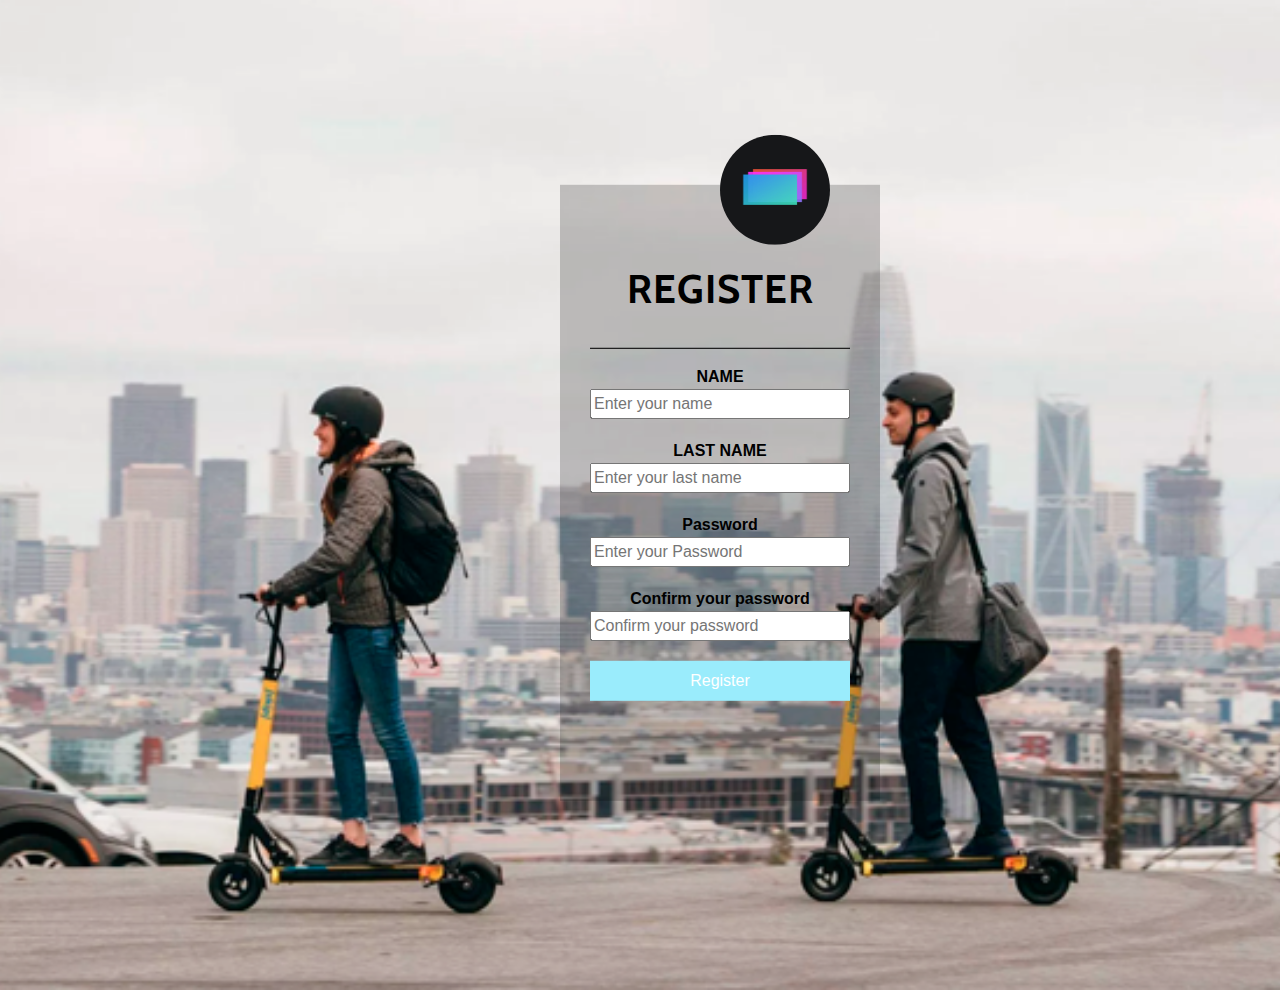
<file: FunScooter/Register.html>
<!DOCTYPE html>
<html style="background: url(&quot;https://cdn.bootstrapstudio.io/placeholders/1400x800.png&quot;);">

<head>
	<meta charset="utf-8">
	<meta name="viewport" content="width=device-width, initial-scale=1.0, shrink-to-fit=no">
<title>Register</title>
 <link rel="stylesheet" href="./assets/bootstrap/css/bootstrap.min.css">
  <link rel="stylesheet" href="https://fonts.googleapis.com/css?family=Lora:400,700,400italic,700italic">
  <link rel="stylesheet" href="https://fonts.googleapis.com/css?family=Cabin:700">
  <link rel="stylesheet" href="https://fonts.googleapis.com/css?family=Nunito:400,700">
  <link rel="stylesheet" href="https://cdnjs.cloudflare.com/ajax/libs/font-awesome/4.7.0/css/font-awesome.min.css">
<link rel="stylesheet" href ="assets/css/login.css">
</head>
 
   <div class = "login-box"> 
   	<img  class = "avatar" src="assets/img/screen-content-phone.jpg" alt="Logo">
   	<h1>REGISTER</h1><hr color="black" size="3">
   	<form>
   		<label for="username">NAME</label>
   		<input type="text" placeholder="Enter your name">
   		<label for="password ">LAST NAME</label>
   		<input  type="password" placeholder="Enter your last name">
   		<label for="username">Password</label>
   		<input type="text" placeholder="Enter your Password">
   		<label for="password ">Confirm your password</label>
   		<input  type="password" placeholder="Confirm your password">
   		<input class= "buttons"type="submit " value="Register">
      


   	</form>

</div>

<body>
	</body>

</html>
</file>
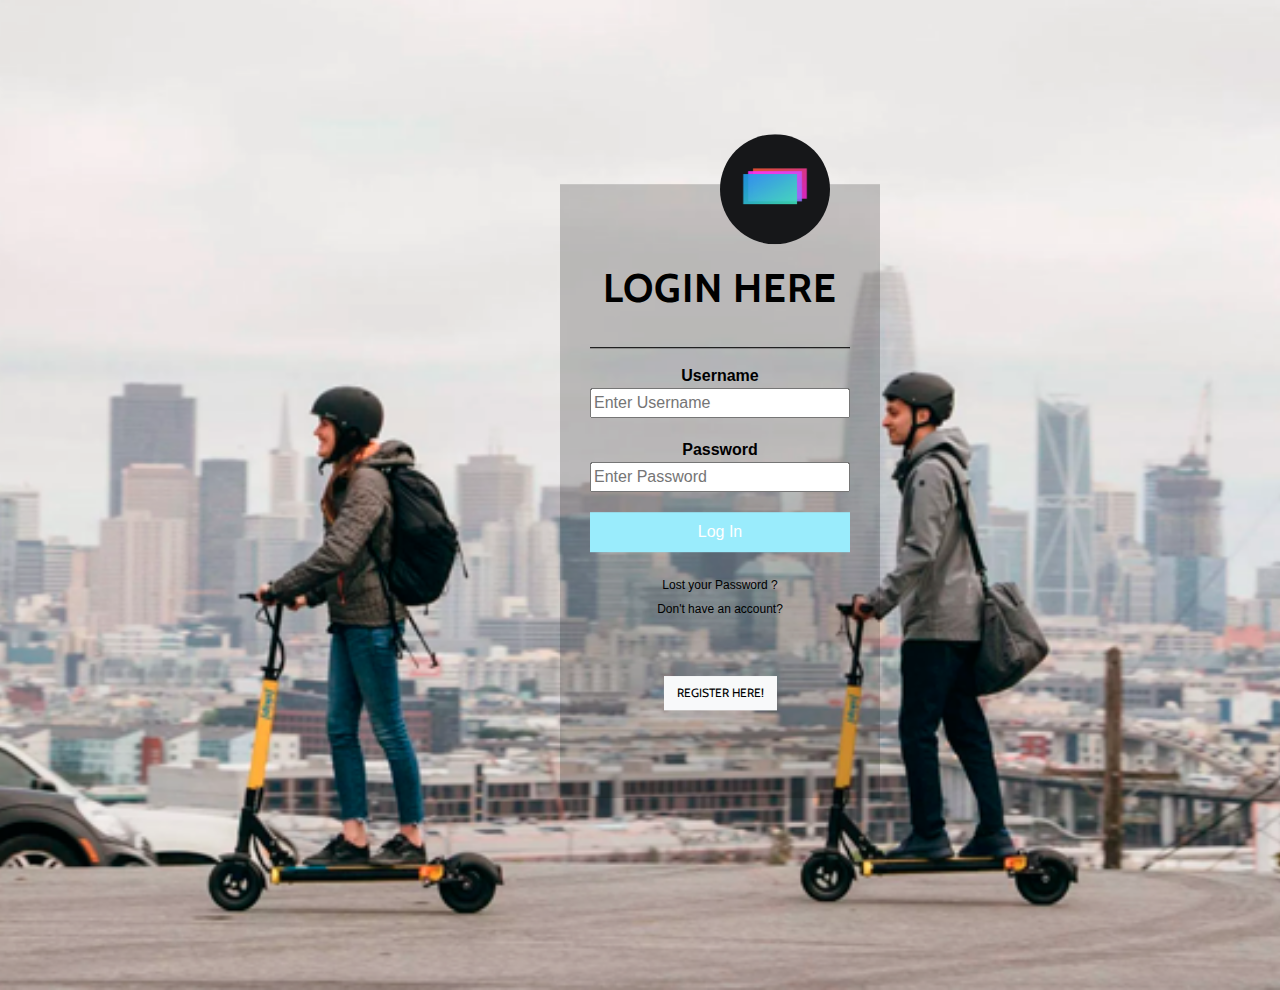
<file: FunScooter/signup.html>
<!doctype html>
<html style="background: url(&quot;https://cdn.bootstrapstudio.io/placeholders/1400x800.png&quot;);">

<head>
	<meta charset="utf-8">
	<meta name="viewport" content="width=device-width, initial-scale=1.0, shrink-to-fit=no">
	<title>Login</title>
	<link rel="stylesheet" href="./assets/bootstrap/css/bootstrap.min.css">
	<link rel="stylesheet" href="https://fonts.googleapis.com/css?family=Lora:400,700,400italic,700italic">
	<link rel="stylesheet" href="https://fonts.googleapis.com/css?family=Cabin:700">
	<link rel="stylesheet" href="https://fonts.googleapis.com/css?family=Nunito:400,700">
	<link rel="stylesheet" href="https://cdnjs.cloudflare.com/ajax/libs/font-awesome/4.7.0/css/font-awesome.min.css">
	<link rel="stylesheet" href="assets/css/login.css">
</head>

<body>

	<div class="login-box">
		<img class="avatar" src="assets/img/screen-content-phone.jpg" alt="Logo">
		<h1>Login Here</h1>
		<hr color="black" size="3">
		<form>
			<label for="username">Username</label>
			<input type="text" placeholder="Enter Username">
			<label for="password ">Password</label>
			<input type="password" placeholder="Enter Password">
			<input class="buttons" type="submit " value="Log In">





			<a href="#">Lost your Password ? </a><br>
			<a href="#">Don't have an account?</a><br><br><br>



			<span class="navbar-text actions"><a class="login" href="#"></a><a class="btn btn-light action-button" role="button" href="Register.html" target="_blank">REGISTER HERE!</a></span>

		</form>

	</div>

</body>

</html>
</file>
<file: FunScooter/assets/css/login.css>
body  {
	margin: 0;
	padding: 0;
	background: url(../img/scooter.png) no-repeat center top;
background-size: cover; 
font-family: sans-serif;
height: 110vh;
}
.login-box {
	width: 320px;
	height: -420px;
	background: rgba(0,0,0,0.2);
	color: #000000;
	top: 50%;
	left: 50%
	position: absolute;
	transform: translate(175%, 30%);
	box-sizing: border-box;
	padding: 80px 30px ;
	text-align: center;

}
.login-box .avatar {
	width: 110px;
	height: 110px;
	border-radius: 50%;
	position: absolute;
	top: -50px;
	left: calc(50% 50%);
}

.login-bpx h1 {
	margin: 0;
	padding:0 0 20px;
	text-align: center;
	font-size: 22px;
}
.login-box label{
	margin: 0;
	padding: 0;
	font-weight: bold;
	display: block;
}
.login-box input {
	width: 100%;
	margin-bottom: 20px;
}
.login-box input [type = "Text"],
.login-box input [type = "password "]{
	border: none;
	border-bottom: 1px solid #fff;
	background: transparent;
	outline: none;
	height: 40px;
	color:#000000;
	font-size: 16px;

}
.login-box input [type =  "submit"]{
	border: none;
	outline: none;
	height: 40px;
	background: #b80f22;
	color: #000000;
	font-size: 18px;
	border-radius: 20px;
}
.login-box a{
	text-decoration: none;
	font-size: 12px;
	line-height: 20px;
	color: black;
}
.login-box a: hover {
	color: #FFA07A; 
}
.buttons {
width: 100%;
height: 40px;
background: #9AECFC;
border:none;
color: white;
margin-bottom: 16px;
text-align: center;
}
</file>
